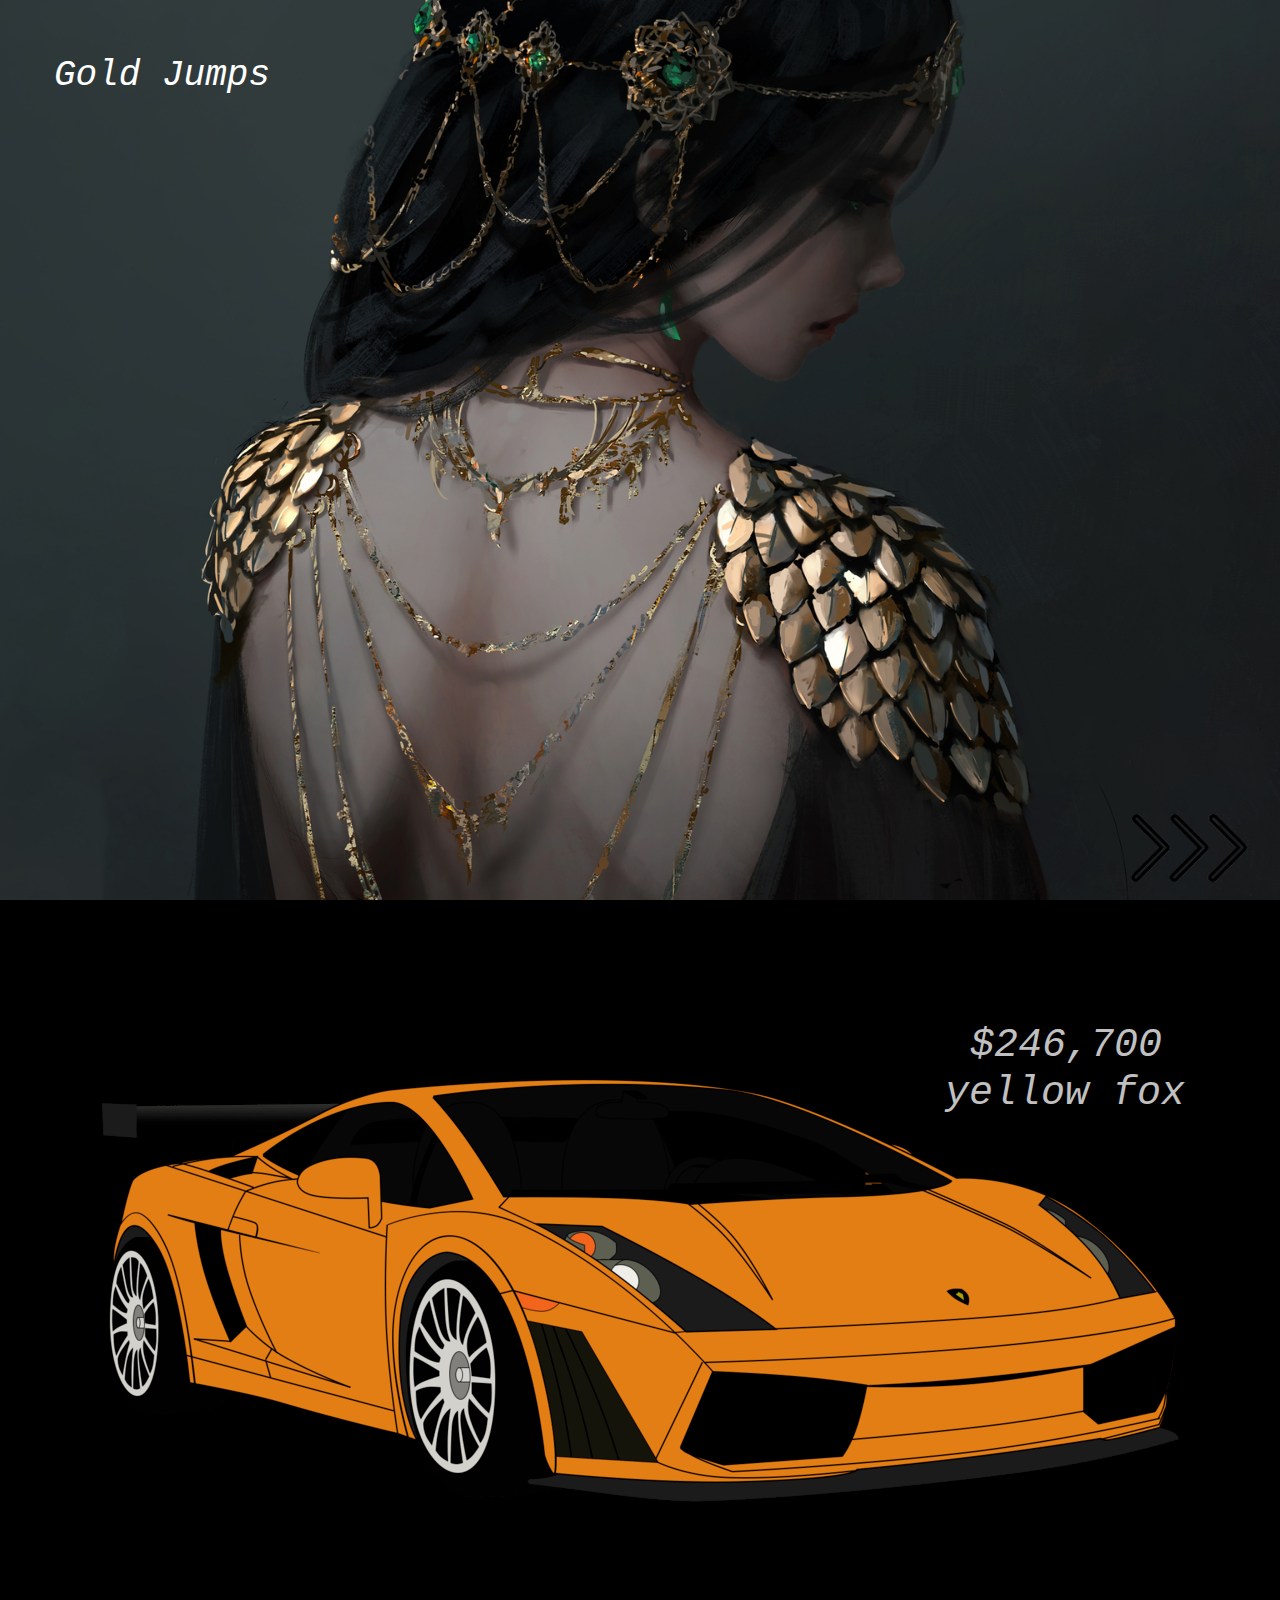
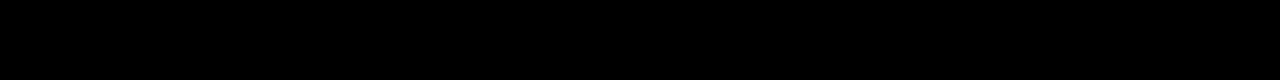
<file: index.html>
<!doctype html>
<html lang="en">
  <head>
    <!-- Required meta tags -->
    <meta charset="utf-8">
    <meta name="viewport" content="width=device-width, initial-scale=1, shrink-to-fit=no">

    <!-- Bootstrap CSS -->
    <link rel="stylesheet" href="https://cdn.jsdelivr.net/npm/bootstrap@4.3.1/dist/css/bootstrap.min.css" integrity="sha384-ggOyR0iXCbMQv3Xipma34MD+dH/1fQ784/j6cY/iJTQUOhcWr7x9JvoRxT2MZw1T" crossorigin="anonymous">
    <link rel="stylesheet" href="mystyle.css">
    <title>Hello, world!</title>
  </head>
  <body>
    <header>
        <!-- <img src="./img/joker.jpg" alt="joker leto"> -->


    </header>
   
    <section class="goldshop">
        <div class="bg_girl">
            <h4>Gold Jumps</h4>  
            <div class="fixed-content">
                <div class="panorama">
                    <div class='reflection-container'>
                        <a class='reflection-grid-cell reflection-grid-cell-1' href='#'></a>
                        <a class='reflection-grid-cell reflection-grid-cell-2' href='#'></a>
                        <a class='reflection-grid-cell reflection-grid-cell-3' href='#'></a>
                        <a class='reflection-grid-cell reflection-grid-cell-4' href='#'></a>
                        <a class='reflection-grid-cell reflection-grid-cell-5' href='#'></a>
                        <a class='reflection-grid-cell reflection-grid-cell-6' href='#'></a>
                        <a class='reflection-grid-cell reflection-grid-cell-7' href='#'></a>
                        <a class='reflection-grid-cell reflection-grid-cell-8' href='#'></a>
                        <a class='reflection-grid-cell reflection-grid-cell-9' href='#'></a>
                        <a class='reflection-grid-cell reflection-grid-cell-10' href='#'></a>
                        <a class='reflection-grid-cell reflection-grid-cell-11' href='#'></a>
                        <a class='reflection-grid-cell reflection-grid-cell-12' href='#'></a>
                        <a class='reflection-grid-cell reflection-grid-cell-13' href='#'></a>
                        <a class='reflection-grid-cell reflection-grid-cell-14' href='#'></a>
                        <a class='reflection-grid-cell reflection-grid-cell-15' href='#'></a>
                        <a class='reflection-grid-cell reflection-grid-cell-16' href='#'></a>
                        <a class='reflection-grid-cell reflection-grid-cell-17' href='#'></a>
                        <a class='reflection-grid-cell reflection-grid-cell-18' href='#'></a>
                        <a class='reflection-grid-cell reflection-grid-cell-19' href='#'></a>
                        <a class='reflection-grid-cell reflection-grid-cell-20' href='#'></a>
                        <a class='reflection-grid-cell reflection-grid-cell-21' href='#'></a>
                        <a class='reflection-grid-cell reflection-grid-cell-22' href='#'></a>
                        <a class='reflection-grid-cell reflection-grid-cell-23' href='#'></a>
                        <a class='reflection-grid-cell reflection-grid-cell-24' href='#'></a>
                        <a class='reflection-grid-cell reflection-grid-cell-25' href='#'></a>
                        <a class='reflection-grid-cell reflection-grid-cell-26' href='#'></a>
                        <a class='reflection-grid-cell reflection-grid-cell-27' href='#'></a>
                        <a class='reflection-grid-cell reflection-grid-cell-28' href='#'></a>
                        <a class='reflection-grid-cell reflection-grid-cell-29' href='#'></a>
                        <a class='reflection-grid-cell reflection-grid-cell-30' href='#'></a>
                        <a class='reflection-grid-cell reflection-grid-cell-31' href='#'></a>
                        <a class='reflection-grid-cell reflection-grid-cell-32' href='#'></a>
                        <a class='reflection-grid-cell reflection-grid-cell-33' href='#'></a>
                        <a class='reflection-grid-cell reflection-grid-cell-34' href='#'></a>
                        <a class='reflection-grid-cell reflection-grid-cell-35' href='#'></a>
                        <a class='reflection-grid-cell reflection-grid-cell-36' href='#'></a>
                        <a class='reflection-grid-cell reflection-grid-cell-37' href='#'></a>
                        <a class='reflection-grid-cell reflection-grid-cell-38' href='#'></a>
                        <a class='reflection-grid-cell reflection-grid-cell-39' href='#'></a>
                        <a class='reflection-grid-cell reflection-grid-cell-40' href='#'></a>
                        <a class='reflection-grid-cell reflection-grid-cell-41' href='#'></a>
                        <a class='reflection-grid-cell reflection-grid-cell-42' href='#'></a>
                        <a class='reflection-grid-cell reflection-grid-cell-43' href='#'></a>
                        <a class='reflection-grid-cell reflection-grid-cell-44' href='#'></a>
                        <a class='reflection-grid-cell reflection-grid-cell-45' href='#'></a>
                        <a class='reflection-grid-cell reflection-grid-cell-46' href='#'></a>
                        <a class='reflection-grid-cell reflection-grid-cell-47' href='#'></a>
                        <a class='reflection-grid-cell reflection-grid-cell-48' href='#'></a>
                        <a class='reflection-grid-cell reflection-grid-cell-49' href='#'></a>
                        <a class='reflection-grid-cell reflection-grid-cell-50' href='#'></a>
                        <a class='reflection-grid-cell reflection-grid-cell-51' href='#'></a>
                        <a class='reflection-grid-cell reflection-grid-cell-52' href='#'></a>
                        <a class='reflection-grid-cell reflection-grid-cell-53' href='#'></a>
                        <a class='reflection-grid-cell reflection-grid-cell-54' href='#'></a>
                        <a class='reflection-grid-cell reflection-grid-cell-55' href='#'></a>
                        <a class='reflection-grid-cell reflection-grid-cell-56' href='#'></a>
                        <a class='reflection-grid-cell reflection-grid-cell-57' href='#'></a>
                        <a class='reflection-grid-cell reflection-grid-cell-58' href='#'></a>
                        <a class='reflection-grid-cell reflection-grid-cell-59' href='#'></a>
                        <a class='reflection-grid-cell reflection-grid-cell-60' href='#'></a>
                        <a class='reflection-grid-cell reflection-grid-cell-61' href='#'></a>
                        <a class='reflection-grid-cell reflection-grid-cell-62' href='#'></a>
                        <a class='reflection-grid-cell reflection-grid-cell-63' href='#'></a>
                        <a class='reflection-grid-cell reflection-grid-cell-64' href='#'></a>
                        <a class='reflection-grid-cell reflection-grid-cell-65' href='#'></a>
                        <a class='reflection-grid-cell reflection-grid-cell-66' href='#'></a>
                        <a class='reflection-grid-cell reflection-grid-cell-67' href='#'></a>
                        <a class='reflection-grid-cell reflection-grid-cell-68' href='#'></a>
                        <a class='reflection-grid-cell reflection-grid-cell-69' href='#'></a>
                        <a class='reflection-grid-cell reflection-grid-cell-70' href='#'></a>
                        <a class='reflection-grid-cell reflection-grid-cell-71' href='#'></a>
                        <a class='reflection-grid-cell reflection-grid-cell-72' href='#'></a>
                        <a class='reflection-grid-cell reflection-grid-cell-73' href='#'></a>
                        <a class='reflection-grid-cell reflection-grid-cell-74' href='#'></a>
                        <a class='reflection-grid-cell reflection-grid-cell-75' href='#'></a>
                        <a class='reflection-grid-cell reflection-grid-cell-76' href='#'></a>
                        <a class='reflection-grid-cell reflection-grid-cell-77' href='#'></a>
                        <a class='reflection-grid-cell reflection-grid-cell-78' href='#'></a>
                        <a class='reflection-grid-cell reflection-grid-cell-79' href='#'></a>
                        <a class='reflection-grid-cell reflection-grid-cell-80' href='#'></a>
                        <a class='reflection-grid-cell reflection-grid-cell-81' href='#'></a>
                        <a class='reflection-grid-cell reflection-grid-cell-82' href='#'></a>
                        <a class='reflection-grid-cell reflection-grid-cell-83' href='#'></a>
                        <a class='reflection-grid-cell reflection-grid-cell-84' href='#'></a>
                        <a class='reflection-grid-cell reflection-grid-cell-85' href='#'></a>
                        <a class='reflection-grid-cell reflection-grid-cell-86' href='#'></a>
                        <a class='reflection-grid-cell reflection-grid-cell-87' href='#'></a>
                        <a class='reflection-grid-cell reflection-grid-cell-88' href='#'></a>
                        <a class='reflection-grid-cell reflection-grid-cell-89' href='#'></a>
                        <a class='reflection-grid-cell reflection-grid-cell-90' href='#'></a>
                        <a class='reflection-grid-cell reflection-grid-cell-91' href='#'></a>
                        <a class='reflection-grid-cell reflection-grid-cell-92' href='#'></a>
                        <a class='reflection-grid-cell reflection-grid-cell-93' href='#'></a>
                        <a class='reflection-grid-cell reflection-grid-cell-94' href='#'></a>
                        <a class='reflection-grid-cell reflection-grid-cell-95' href='#'></a>
                        <a class='reflection-grid-cell reflection-grid-cell-96' href='#'></a>
                        <a class='reflection-grid-cell reflection-grid-cell-97' href='#'></a>
                        <a class='reflection-grid-cell reflection-grid-cell-98' href='#'></a>
                        <a class='reflection-grid-cell reflection-grid-cell-99' href='#'></a>
                        <a class='reflection-grid-cell reflection-grid-cell-100' href='#'></a>
                        <div class='reflection-content'></div>
                        <h3><i>$10,000</i></h3>
        
                      </div>
                
                      <div class='reflection-container reflection_second'>
                        <a class='reflection-grid-cell reflection-grid-cell-1' href='#'></a>
                        <a class='reflection-grid-cell reflection-grid-cell-2' href='#'></a>
                        <a class='reflection-grid-cell reflection-grid-cell-3' href='#'></a>
                        <a class='reflection-grid-cell reflection-grid-cell-4' href='#'></a>
                        <a class='reflection-grid-cell reflection-grid-cell-5' href='#'></a>
                        <a class='reflection-grid-cell reflection-grid-cell-6' href='#'></a>
                        <a class='reflection-grid-cell reflection-grid-cell-7' href='#'></a>
                        <a class='reflection-grid-cell reflection-grid-cell-8' href='#'></a>
                        <a class='reflection-grid-cell reflection-grid-cell-9' href='#'></a>
                        <a class='reflection-grid-cell reflection-grid-cell-10' href='#'></a>
                        <a class='reflection-grid-cell reflection-grid-cell-11' href='#'></a>
                        <a class='reflection-grid-cell reflection-grid-cell-12' href='#'></a>
                        <a class='reflection-grid-cell reflection-grid-cell-13' href='#'></a>
                        <a class='reflection-grid-cell reflection-grid-cell-14' href='#'></a>
                        <a class='reflection-grid-cell reflection-grid-cell-15' href='#'></a>
                        <a class='reflection-grid-cell reflection-grid-cell-16' href='#'></a>
                        <a class='reflection-grid-cell reflection-grid-cell-17' href='#'></a>
                        <a class='reflection-grid-cell reflection-grid-cell-18' href='#'></a>
                        <a class='reflection-grid-cell reflection-grid-cell-19' href='#'></a>
                        <a class='reflection-grid-cell reflection-grid-cell-20' href='#'></a>
                        <a class='reflection-grid-cell reflection-grid-cell-21' href='#'></a>
                        <a class='reflection-grid-cell reflection-grid-cell-22' href='#'></a>
                        <a class='reflection-grid-cell reflection-grid-cell-23' href='#'></a>
                        <a class='reflection-grid-cell reflection-grid-cell-24' href='#'></a>
                        <a class='reflection-grid-cell reflection-grid-cell-25' href='#'></a>
                        <a class='reflection-grid-cell reflection-grid-cell-26' href='#'></a>
                        <a class='reflection-grid-cell reflection-grid-cell-27' href='#'></a>
                        <a class='reflection-grid-cell reflection-grid-cell-28' href='#'></a>
                        <a class='reflection-grid-cell reflection-grid-cell-29' href='#'></a>
                        <a class='reflection-grid-cell reflection-grid-cell-30' href='#'></a>
                        <a class='reflection-grid-cell reflection-grid-cell-31' href='#'></a>
                        <a class='reflection-grid-cell reflection-grid-cell-32' href='#'></a>
                        <a class='reflection-grid-cell reflection-grid-cell-33' href='#'></a>
                        <a class='reflection-grid-cell reflection-grid-cell-34' href='#'></a>
                        <a class='reflection-grid-cell reflection-grid-cell-35' href='#'></a>
                        <a class='reflection-grid-cell reflection-grid-cell-36' href='#'></a>
                        <a class='reflection-grid-cell reflection-grid-cell-37' href='#'></a>
                        <a class='reflection-grid-cell reflection-grid-cell-38' href='#'></a>
                        <a class='reflection-grid-cell reflection-grid-cell-39' href='#'></a>
                        <a class='reflection-grid-cell reflection-grid-cell-40' href='#'></a>
                        <a class='reflection-grid-cell reflection-grid-cell-41' href='#'></a>
                        <a class='reflection-grid-cell reflection-grid-cell-42' href='#'></a>
                        <a class='reflection-grid-cell reflection-grid-cell-43' href='#'></a>
                        <a class='reflection-grid-cell reflection-grid-cell-44' href='#'></a>
                        <a class='reflection-grid-cell reflection-grid-cell-45' href='#'></a>
                        <a class='reflection-grid-cell reflection-grid-cell-46' href='#'></a>
                        <a class='reflection-grid-cell reflection-grid-cell-47' href='#'></a>
                        <a class='reflection-grid-cell reflection-grid-cell-48' href='#'></a>
                        <a class='reflection-grid-cell reflection-grid-cell-49' href='#'></a>
                        <a class='reflection-grid-cell reflection-grid-cell-50' href='#'></a>
                        <a class='reflection-grid-cell reflection-grid-cell-51' href='#'></a>
                        <a class='reflection-grid-cell reflection-grid-cell-52' href='#'></a>
                        <a class='reflection-grid-cell reflection-grid-cell-53' href='#'></a>
                        <a class='reflection-grid-cell reflection-grid-cell-54' href='#'></a>
                        <a class='reflection-grid-cell reflection-grid-cell-55' href='#'></a>
                        <a class='reflection-grid-cell reflection-grid-cell-56' href='#'></a>
                        <a class='reflection-grid-cell reflection-grid-cell-57' href='#'></a>
                        <a class='reflection-grid-cell reflection-grid-cell-58' href='#'></a>
                        <a class='reflection-grid-cell reflection-grid-cell-59' href='#'></a>
                        <a class='reflection-grid-cell reflection-grid-cell-60' href='#'></a>
                        <a class='reflection-grid-cell reflection-grid-cell-61' href='#'></a>
                        <a class='reflection-grid-cell reflection-grid-cell-62' href='#'></a>
                        <a class='reflection-grid-cell reflection-grid-cell-63' href='#'></a>
                        <a class='reflection-grid-cell reflection-grid-cell-64' href='#'></a>
                        <a class='reflection-grid-cell reflection-grid-cell-65' href='#'></a>
                        <a class='reflection-grid-cell reflection-grid-cell-66' href='#'></a>
                        <a class='reflection-grid-cell reflection-grid-cell-67' href='#'></a>
                        <a class='reflection-grid-cell reflection-grid-cell-68' href='#'></a>
                        <a class='reflection-grid-cell reflection-grid-cell-69' href='#'></a>
                        <a class='reflection-grid-cell reflection-grid-cell-70' href='#'></a>
                        <a class='reflection-grid-cell reflection-grid-cell-71' href='#'></a>
                        <a class='reflection-grid-cell reflection-grid-cell-72' href='#'></a>
                        <a class='reflection-grid-cell reflection-grid-cell-73' href='#'></a>
                        <a class='reflection-grid-cell reflection-grid-cell-74' href='#'></a>
                        <a class='reflection-grid-cell reflection-grid-cell-75' href='#'></a>
                        <a class='reflection-grid-cell reflection-grid-cell-76' href='#'></a>
                        <a class='reflection-grid-cell reflection-grid-cell-77' href='#'></a>
                        <a class='reflection-grid-cell reflection-grid-cell-78' href='#'></a>
                        <a class='reflection-grid-cell reflection-grid-cell-79' href='#'></a>
                        <a class='reflection-grid-cell reflection-grid-cell-80' href='#'></a>
                        <a class='reflection-grid-cell reflection-grid-cell-81' href='#'></a>
                        <a class='reflection-grid-cell reflection-grid-cell-82' href='#'></a>
                        <a class='reflection-grid-cell reflection-grid-cell-83' href='#'></a>
                        <a class='reflection-grid-cell reflection-grid-cell-84' href='#'></a>
                        <a class='reflection-grid-cell reflection-grid-cell-85' href='#'></a>
                        <a class='reflection-grid-cell reflection-grid-cell-86' href='#'></a>
                        <a class='reflection-grid-cell reflection-grid-cell-87' href='#'></a>
                        <a class='reflection-grid-cell reflection-grid-cell-88' href='#'></a>
                        <a class='reflection-grid-cell reflection-grid-cell-89' href='#'></a>
                        <a class='reflection-grid-cell reflection-grid-cell-90' href='#'></a>
                        <a class='reflection-grid-cell reflection-grid-cell-91' href='#'></a>
                        <a class='reflection-grid-cell reflection-grid-cell-92' href='#'></a>
                        <a class='reflection-grid-cell reflection-grid-cell-93' href='#'></a>
                        <a class='reflection-grid-cell reflection-grid-cell-94' href='#'></a>
                        <a class='reflection-grid-cell reflection-grid-cell-95' href='#'></a>
                        <a class='reflection-grid-cell reflection-grid-cell-96' href='#'></a>
                        <a class='reflection-grid-cell reflection-grid-cell-97' href='#'></a>
                        <a class='reflection-grid-cell reflection-grid-cell-98' href='#'></a>
                        <a class='reflection-grid-cell reflection-grid-cell-99' href='#'></a>
                        <a class='reflection-grid-cell reflection-grid-cell-100' href='#'></a>
                        <div class='reflection-content'></div>
                        <h3><i>3,000GEL</i></h3>
        
                      </div>
                
                      <div class='reflection-container reflection_third'>
                        
                        <a class='reflection-grid-cell reflection-grid-cell-1' href='#'></a>
                        <a class='reflection-grid-cell reflection-grid-cell-2' href='#'></a>
                        <a class='reflection-grid-cell reflection-grid-cell-3' href='#'></a>
                        <a class='reflection-grid-cell reflection-grid-cell-4' href='#'></a>
                        <a class='reflection-grid-cell reflection-grid-cell-5' href='#'></a>
                        <a class='reflection-grid-cell reflection-grid-cell-6' href='#'></a>
                        <a class='reflection-grid-cell reflection-grid-cell-7' href='#'></a>
                        <a class='reflection-grid-cell reflection-grid-cell-8' href='#'></a>
                        <a class='reflection-grid-cell reflection-grid-cell-9' href='#'></a>
                        <a class='reflection-grid-cell reflection-grid-cell-10' href='#'></a>
                        <a class='reflection-grid-cell reflection-grid-cell-11' href='#'></a>
                        <a class='reflection-grid-cell reflection-grid-cell-12' href='#'></a>
                        <a class='reflection-grid-cell reflection-grid-cell-13' href='#'></a>
                        <a class='reflection-grid-cell reflection-grid-cell-14' href='#'></a>
                        <a class='reflection-grid-cell reflection-grid-cell-15' href='#'></a>
                        <a class='reflection-grid-cell reflection-grid-cell-16' href='#'></a>
                        <a class='reflection-grid-cell reflection-grid-cell-17' href='#'></a>
                        <a class='reflection-grid-cell reflection-grid-cell-18' href='#'></a>
                        <a class='reflection-grid-cell reflection-grid-cell-19' href='#'></a>
                        <a class='reflection-grid-cell reflection-grid-cell-20' href='#'></a>
                        <a class='reflection-grid-cell reflection-grid-cell-21' href='#'></a>
                        <a class='reflection-grid-cell reflection-grid-cell-22' href='#'></a>
                        <a class='reflection-grid-cell reflection-grid-cell-23' href='#'></a>
                        <a class='reflection-grid-cell reflection-grid-cell-24' href='#'></a>
                        <a class='reflection-grid-cell reflection-grid-cell-25' href='#'></a>
                        <a class='reflection-grid-cell reflection-grid-cell-26' href='#'></a>
                        <a class='reflection-grid-cell reflection-grid-cell-27' href='#'></a>
                        <a class='reflection-grid-cell reflection-grid-cell-28' href='#'></a>
                        <a class='reflection-grid-cell reflection-grid-cell-29' href='#'></a>
                        <a class='reflection-grid-cell reflection-grid-cell-30' href='#'></a>
                        <a class='reflection-grid-cell reflection-grid-cell-31' href='#'></a>
                        <a class='reflection-grid-cell reflection-grid-cell-32' href='#'></a>
                        <a class='reflection-grid-cell reflection-grid-cell-33' href='#'></a>
                        <a class='reflection-grid-cell reflection-grid-cell-34' href='#'></a>
                        <a class='reflection-grid-cell reflection-grid-cell-35' href='#'></a>
                        <a class='reflection-grid-cell reflection-grid-cell-36' href='#'></a>
                        <a class='reflection-grid-cell reflection-grid-cell-37' href='#'></a>
                        <a class='reflection-grid-cell reflection-grid-cell-38' href='#'></a>
                        <a class='reflection-grid-cell reflection-grid-cell-39' href='#'></a>
                        <a class='reflection-grid-cell reflection-grid-cell-40' href='#'></a>
                        <a class='reflection-grid-cell reflection-grid-cell-41' href='#'></a>
                        <a class='reflection-grid-cell reflection-grid-cell-42' href='#'></a>
                        <a class='reflection-grid-cell reflection-grid-cell-43' href='#'></a>
                        <a class='reflection-grid-cell reflection-grid-cell-44' href='#'></a>
                        <a class='reflection-grid-cell reflection-grid-cell-45' href='#'></a>
                        <a class='reflection-grid-cell reflection-grid-cell-46' href='#'></a>
                        <a class='reflection-grid-cell reflection-grid-cell-47' href='#'></a>
                        <a class='reflection-grid-cell reflection-grid-cell-48' href='#'></a>
                        <a class='reflection-grid-cell reflection-grid-cell-49' href='#'></a>
                        <a class='reflection-grid-cell reflection-grid-cell-50' href='#'></a>
                        <a class='reflection-grid-cell reflection-grid-cell-51' href='#'></a>
                        <a class='reflection-grid-cell reflection-grid-cell-52' href='#'></a>
                        <a class='reflection-grid-cell reflection-grid-cell-53' href='#'></a>
                        <a class='reflection-grid-cell reflection-grid-cell-54' href='#'></a>
                        <a class='reflection-grid-cell reflection-grid-cell-55' href='#'></a>
                        <a class='reflection-grid-cell reflection-grid-cell-56' href='#'></a>
                        <a class='reflection-grid-cell reflection-grid-cell-57' href='#'></a>
                        <a class='reflection-grid-cell reflection-grid-cell-58' href='#'></a>
                        <a class='reflection-grid-cell reflection-grid-cell-59' href='#'></a>
                        <a class='reflection-grid-cell reflection-grid-cell-60' href='#'></a>
                        <a class='reflection-grid-cell reflection-grid-cell-61' href='#'></a>
                        <a class='reflection-grid-cell reflection-grid-cell-62' href='#'></a>
                        <a class='reflection-grid-cell reflection-grid-cell-63' href='#'></a>
                        <a class='reflection-grid-cell reflection-grid-cell-64' href='#'></a>
                        <a class='reflection-grid-cell reflection-grid-cell-65' href='#'></a>
                        <a class='reflection-grid-cell reflection-grid-cell-66' href='#'></a>
                        <a class='reflection-grid-cell reflection-grid-cell-67' href='#'></a>
                        <a class='reflection-grid-cell reflection-grid-cell-68' href='#'></a>
                        <a class='reflection-grid-cell reflection-grid-cell-69' href='#'></a>
                        <a class='reflection-grid-cell reflection-grid-cell-70' href='#'></a>
                        <a class='reflection-grid-cell reflection-grid-cell-71' href='#'></a>
                        <a class='reflection-grid-cell reflection-grid-cell-72' href='#'></a>
                        <a class='reflection-grid-cell reflection-grid-cell-73' href='#'></a>
                        <a class='reflection-grid-cell reflection-grid-cell-74' href='#'></a>
                        <a class='reflection-grid-cell reflection-grid-cell-75' href='#'></a>
                        <a class='reflection-grid-cell reflection-grid-cell-76' href='#'></a>
                        <a class='reflection-grid-cell reflection-grid-cell-77' href='#'></a>
                        <a class='reflection-grid-cell reflection-grid-cell-78' href='#'></a>
                        <a class='reflection-grid-cell reflection-grid-cell-79' href='#'></a>
                        <a class='reflection-grid-cell reflection-grid-cell-80' href='#'></a>
                        <a class='reflection-grid-cell reflection-grid-cell-81' href='#'></a>
                        <a class='reflection-grid-cell reflection-grid-cell-82' href='#'></a>
                        <a class='reflection-grid-cell reflection-grid-cell-83' href='#'></a>
                        <a class='reflection-grid-cell reflection-grid-cell-84' href='#'></a>
                        <a class='reflection-grid-cell reflection-grid-cell-85' href='#'></a>
                        <a class='reflection-grid-cell reflection-grid-cell-86' href='#'></a>
                        <a class='reflection-grid-cell reflection-grid-cell-87' href='#'></a>
                        <a class='reflection-grid-cell reflection-grid-cell-88' href='#'></a>
                        <a class='reflection-grid-cell reflection-grid-cell-89' href='#'></a>
                        <a class='reflection-grid-cell reflection-grid-cell-90' href='#'></a>
                        <a class='reflection-grid-cell reflection-grid-cell-91' href='#'></a>
                        <a class='reflection-grid-cell reflection-grid-cell-92' href='#'></a>
                        <a class='reflection-grid-cell reflection-grid-cell-93' href='#'></a>
                        <a class='reflection-grid-cell reflection-grid-cell-94' href='#'></a>
                        <a class='reflection-grid-cell reflection-grid-cell-95' href='#'></a>
                        <a class='reflection-grid-cell reflection-grid-cell-96' href='#'></a>
                        <a class='reflection-grid-cell reflection-grid-cell-97' href='#'></a>
                        <a class='reflection-grid-cell reflection-grid-cell-98' href='#'></a>
                        <a class='reflection-grid-cell reflection-grid-cell-99' href='#'></a>
                        <a class='reflection-grid-cell reflection-grid-cell-100' href='#'></a>
                        <div class='reflection-content'></div>
                        <h3><i>2700GEL</i></h3>
        
                      </div>
                    </div>
               
        
            </div> 
            <button><img src="./img/chevron.png" alt="newmarket.ge"></button>
        </div>
    </section>
<div class="yellow_fox">
    <img src="./img/yellow_fox.png" alt="lamborgini yellow fox">
    <h1><i>$246,700</i><br/><p style="margin-left: -25px">yellow fox</p></h1>

    </div>
    <div class="fashion_week">
        <div class="magazine">
            <!-- <div id="container">
                <div id="monitor">
                  <div id="monitorscreen"></div>
                </div>
              </div> -->
        <!-- <h2>Fashion Week</h2> -->
        <!-- <img src="./img/fashion_week.jpg" alt="fashion_week"> -->
         </div>
         
    </div>
  
   
    <!-- Optional JavaScript -->
    <!-- jQuery first, then Popper.js, then Bootstrap JS -->
    <script src="https://code.jquery.com/jquery-3.3.1.slim.min.js" integrity="sha384-q8i/X+965DzO0rT7abK41JStQIAqVgRVzpbzo5smXKp4YfRvH+8abtTE1Pi6jizo" crossorigin="anonymous"></script>
    <script src="https://cdn.jsdelivr.net/npm/popper.js@1.14.7/dist/umd/popper.min.js" integrity="sha384-UO2eT0CpHqdSJQ6hJty5KVphtPhzWj9WO1clHTMGa3JDZwrnQq4sF86dIHNDz0W1" crossorigin="anonymous"></script>
    <script src="https://cdn.jsdelivr.net/npm/bootstrap@4.3.1/dist/js/bootstrap.min.js" integrity="sha384-JjSmVgyd0p3pXB1rRibZUAYoIIy6OrQ6VrjIEaFf/nJGzIxFDsf4x0xIM+B07jRM" crossorigin="anonymous"></script>
  </body>
</html>
</file>
<file: mystyle.css>
@font-face {
    font-family: floydian;
    src: url(./fonts/floyd.TTF);
  }



body{
    background: rgb(0, 0, 0);
    font-family: floydian !important;
    color: silver !important;
    overflow-x: hidden;
}

.yellow_fox{
    display: flex;
    flex-direction: column;
    align-items: center;
    margin: 177px auto;
    position: relative;
    width: 100%;
    font-family:'Courier New', Courier, monospace !important;

}

.yellow_fox h1{
   position: absolute;
   right: 95px;
   top: -55px;
   color: silver;
}

.hero{
    display: flex !important;
    justify-content: center;
    /* flex-wrap: wrap; */
    gap: 5px;
    align-items: center;
    width: 33%;
    margin-top: 120px;
    flex-direction: row !important;
    width: 100%;
}

.hero div{
    width: 13%;
    min-width: 320px;
}

.hero div img{
 width: 100%;
 /* border-radius: 12px; */
 border-radius: 3px;
}

h1, h2, h3, h4, h5, h6, p{
    font-style: italic !important;
}

.fashion_week{
    width: 100% !important;
    display: flex;
    justify-content: center;
    align-items: center;
    gap: 5px;
    flex-wrap: wrap;
}

.magazine{
    width: 77%;
    margin: auto;
}

.magazine img{
    width: 33%;
    border-radius: 4px;
    position: relative;
    min-height: 444px;
}



#container {
    max-width: 1024px;
    margin: auto;
    width: 55%;
  }
  
  #monitor {
      background: #000; 
      position: relative;
      border-top: 3px solid #888; 
      margin: 5%;
      padding: 2% 2% 4% 2%; 
      border-radius: 10px; 
      border-bottom-left-radius: 50% 2%; 
      border-bottom-right-radius: 50% 2%; 
      transition: margin-right 1s;
  }
  
  #monitor:after {
      content: '';
      display: block;
      position: absolute;
      bottom: 3%;
      left: 36%;
      height: .5%; 
      width: 28%;
      background: #ddd; 
      border-radius: 50%; 
      box-shadow: 0 0 3px 0 white; 
  }
  
  #monitorscreen {
      position: relative;
    background-color: #777;
      background-size: cover; 
      background-position: top center;
      height: 0; 
      padding-bottom: 56.25%; 
      position: relative;
      overflow: hidden;
  }
  
  
  @media all and (min-width: 960px) {
      #monitor {
          -webkit-animation: tvflicker .2s infinite alternate; 
          -moz-animation:    tvflicker .5s infinite alternate; 
          -o-animation:      tvflicker .5s infinite alternate; 
          animation:         tvflicker .5s infinite alternate; 
      }
  
      @-webkit-keyframes tvflicker {
        0%   { box-shadow: 0 0 100px 0 rgba(200,235,255,0.4); }
        100% { box-shadow: 0 0 95px 0 rgba(200,230,255,0.45); }
      }
      @-moz-keyframes tvflicker {
        0%   { box-shadow: 0 0 100px 0 rgba(225,235,255,0.4); }
        100% { box-shadow: 0 0 60px 0 rgba(200,220,255,0.6); }
      }
      @-o-keyframes tvflicker {
        0%   { box-shadow: 0 0 100px 0 rgba(225,235,255,0.4); }
        100% { box-shadow: 0 0 60px 0 rgba(200,220,255,0.6); }
      }
      @keyframes tvflicker {
        0%   { box-shadow: 0 0 100px 0 rgba(225,235,255,0.4); }
        100% { box-shadow: 0 0 60px 0 rgba(200,220,255,0.6); }
      }
  }



  .reflection-container {
    position: relative;
    /* display: inline-block; */
    /* vertical-align: middle; */
    transform-style: preserve-3d;
    perspective: 1000px;
    width: 17% !important;
    min-width: 227px;
    max-width: 227px;
   
    min-height: 177px;
    /* max-height: 240px; */
    height: auto;
  }
  .reflection-container:before {
    /* content: "Hover me ➜"; */
    color: #fff;
    position: absolute;
    left: -1rem;
    top: 50%;
    font-size: 6vh;
    transform: translateX(-100%) translateY(-50%);
  }
  .reflection-container .reflection-content {
    /* height: 80vh; */
    /* width: 80vh; */
    background:  url("./img/gold_braclet.jpg");
    background-size: cover;
    background-position: center;
    transform: rotateX(0) rotateY(0);
    pointer-events: none;
    transition: 100ms linear transform;
    overflow: hidden;
    height: 100%;
  }

.reflection_second .reflection-content{
    /* height: 80vh; */
    /* width: 80vh; */
    background:  url("./img/gold-earings.jpg");
    background-size: cover;
    background-position: center;
    transform: rotateX(0) rotateY(0);
    pointer-events: none;
    transition: 100ms linear transform;
    overflow: hidden;
}

.reflection_third .reflection-content{
    /* height: 80vh; */
    /* width: 80vh; */
    background:  url("./img/gold_braclet_second.jpg");
    background-size: cover;
    background-position: center;
    transform: rotateX(0) rotateY(0);
    pointer-events: none;
    transition: 100ms linear transform;
    overflow: hidden;
}
  
  .reflection-container .reflection-content:before {
    content: "";
    position: absolute;
    width: 200%;
    height: 200%;
    left: -50%;
    top: -50%;
    background: linear-gradient(rgba(255, 255, 255, 0.2), rgba(0, 0, 0, 0.2));
  }
  .reflection-container .reflection-grid-cell {
    position: absolute;
    z-index: 1;
    width: 10%;
    height: 10%;
  }
  .reflection-container .reflection-grid-cell-1 {
    top: 0%;
    left: 0%;
  }
  .reflection-container .reflection-grid-cell-1:hover ~ .reflection-content {
    transform: rotateX(20deg) rotateY(-20deg);
  }
  .reflection-container .reflection-grid-cell-1:hover ~ .reflection-content:before {
    transform: translateY(20%);
  }
  .reflection-container .reflection-grid-cell-2 {
    top: 0%;
    left: 10%;
  }
  .reflection-container .reflection-grid-cell-2:hover ~ .reflection-content {
    transform: rotateX(20deg) rotateY(-15deg);
  }
  .reflection-container .reflection-grid-cell-2:hover ~ .reflection-content:before {
    transform: translateY(20%);
  }
  .reflection-container .reflection-grid-cell-3 {
    top: 0%;
    left: 20%;
  }
  .reflection-container .reflection-grid-cell-3:hover ~ .reflection-content {
    transform: rotateX(20deg) rotateY(-10deg);
  }
  .reflection-container .reflection-grid-cell-3:hover ~ .reflection-content:before {
    transform: translateY(20%);
  }
  .reflection-container .reflection-grid-cell-4 {
    top: 0%;
    left: 30%;
  }
  .reflection-container .reflection-grid-cell-4:hover ~ .reflection-content {
    transform: rotateX(20deg) rotateY(-5deg);
  }
  .reflection-container .reflection-grid-cell-4:hover ~ .reflection-content:before {
    transform: translateY(20%);
  }
  .reflection-container .reflection-grid-cell-5 {
    top: 0%;
    left: 40%;
  }
  .reflection-container .reflection-grid-cell-5:hover ~ .reflection-content {
    transform: rotateX(20deg) rotateY(0deg);
  }
  .reflection-container .reflection-grid-cell-5:hover ~ .reflection-content:before {
    transform: translateY(20%);
  }
  .reflection-container .reflection-grid-cell-6 {
    top: 0%;
    left: 50%;
  }
  .reflection-container .reflection-grid-cell-6:hover ~ .reflection-content {
    transform: rotateX(20deg) rotateY(5deg);
  }
  .reflection-container .reflection-grid-cell-6:hover ~ .reflection-content:before {
    transform: translateY(20%);
  }
  .reflection-container .reflection-grid-cell-7 {
    top: 0%;
    left: 60%;
  }
  .reflection-container .reflection-grid-cell-7:hover ~ .reflection-content {
    transform: rotateX(20deg) rotateY(10deg);
  }
  .reflection-container .reflection-grid-cell-7:hover ~ .reflection-content:before {
    transform: translateY(20%);
  }
  .reflection-container .reflection-grid-cell-8 {
    top: 0%;
    left: 70%;
  }
  .reflection-container .reflection-grid-cell-8:hover ~ .reflection-content {
    transform: rotateX(20deg) rotateY(15deg);
  }
  .reflection-container .reflection-grid-cell-8:hover ~ .reflection-content:before {
    transform: translateY(20%);
  }
  .reflection-container .reflection-grid-cell-9 {
    top: 0%;
    left: 80%;
  }
  .reflection-container .reflection-grid-cell-9:hover ~ .reflection-content {
    transform: rotateX(20deg) rotateY(20deg);
  }
  .reflection-container .reflection-grid-cell-9:hover ~ .reflection-content:before {
    transform: translateY(20%);
  }
  .reflection-container .reflection-grid-cell-10 {
    top: 0%;
    left: 90%;
  }
  .reflection-container .reflection-grid-cell-10:hover ~ .reflection-content {
    transform: rotateX(20deg) rotateY(25deg);
  }
  .reflection-container .reflection-grid-cell-10:hover ~ .reflection-content:before {
    transform: translateY(20%);
  }
  .reflection-container .reflection-grid-cell-11 {
    top: 10%;
    left: 0%;
  }
  .reflection-container .reflection-grid-cell-11:hover ~ .reflection-content {
    transform: rotateX(15deg) rotateY(-20deg);
  }
  .reflection-container .reflection-grid-cell-11:hover ~ .reflection-content:before {
    transform: translateY(15%);
  }
  .reflection-container .reflection-grid-cell-12 {
    top: 10%;
    left: 10%;
  }
  .reflection-container .reflection-grid-cell-12:hover ~ .reflection-content {
    transform: rotateX(15deg) rotateY(-15deg);
  }
  .reflection-container .reflection-grid-cell-12:hover ~ .reflection-content:before {
    transform: translateY(15%);
  }
  .reflection-container .reflection-grid-cell-13 {
    top: 10%;
    left: 20%;
  }
  .reflection-container .reflection-grid-cell-13:hover ~ .reflection-content {
    transform: rotateX(15deg) rotateY(-10deg);
  }
  .reflection-container .reflection-grid-cell-13:hover ~ .reflection-content:before {
    transform: translateY(15%);
  }
  .reflection-container .reflection-grid-cell-14 {
    top: 10%;
    left: 30%;
  }
  .reflection-container .reflection-grid-cell-14:hover ~ .reflection-content {
    transform: rotateX(15deg) rotateY(-5deg);
  }
  .reflection-container .reflection-grid-cell-14:hover ~ .reflection-content:before {
    transform: translateY(15%);
  }
  .reflection-container .reflection-grid-cell-15 {
    top: 10%;
    left: 40%;
  }
  .reflection-container .reflection-grid-cell-15:hover ~ .reflection-content {
    transform: rotateX(15deg) rotateY(0deg);
  }
  .reflection-container .reflection-grid-cell-15:hover ~ .reflection-content:before {
    transform: translateY(15%);
  }
  .reflection-container .reflection-grid-cell-16 {
    top: 10%;
    left: 50%;
  }
  .reflection-container .reflection-grid-cell-16:hover ~ .reflection-content {
    transform: rotateX(15deg) rotateY(5deg);
  }
  .reflection-container .reflection-grid-cell-16:hover ~ .reflection-content:before {
    transform: translateY(15%);
  }
  .reflection-container .reflection-grid-cell-17 {
    top: 10%;
    left: 60%;
  }
  .reflection-container .reflection-grid-cell-17:hover ~ .reflection-content {
    transform: rotateX(15deg) rotateY(10deg);
  }
  .reflection-container .reflection-grid-cell-17:hover ~ .reflection-content:before {
    transform: translateY(15%);
  }
  .reflection-container .reflection-grid-cell-18 {
    top: 10%;
    left: 70%;
  }
  .reflection-container .reflection-grid-cell-18:hover ~ .reflection-content {
    transform: rotateX(15deg) rotateY(15deg);
  }
  .reflection-container .reflection-grid-cell-18:hover ~ .reflection-content:before {
    transform: translateY(15%);
  }
  .reflection-container .reflection-grid-cell-19 {
    top: 10%;
    left: 80%;
  }
  .reflection-container .reflection-grid-cell-19:hover ~ .reflection-content {
    transform: rotateX(15deg) rotateY(20deg);
  }
  .reflection-container .reflection-grid-cell-19:hover ~ .reflection-content:before {
    transform: translateY(15%);
  }
  .reflection-container .reflection-grid-cell-20 {
    top: 10%;
    left: 90%;
  }
  .reflection-container .reflection-grid-cell-20:hover ~ .reflection-content {
    transform: rotateX(15deg) rotateY(25deg);
  }
  .reflection-container .reflection-grid-cell-20:hover ~ .reflection-content:before {
    transform: translateY(15%);
  }
  .reflection-container .reflection-grid-cell-21 {
    top: 20%;
    left: 0%;
  }
  .reflection-container .reflection-grid-cell-21:hover ~ .reflection-content {
    transform: rotateX(10deg) rotateY(-20deg);
  }
  .reflection-container .reflection-grid-cell-21:hover ~ .reflection-content:before {
    transform: translateY(10%);
  }
  .reflection-container .reflection-grid-cell-22 {
    top: 20%;
    left: 10%;
  }
  .reflection-container .reflection-grid-cell-22:hover ~ .reflection-content {
    transform: rotateX(10deg) rotateY(-15deg);
  }
  .reflection-container .reflection-grid-cell-22:hover ~ .reflection-content:before {
    transform: translateY(10%);
  }
  .reflection-container .reflection-grid-cell-23 {
    top: 20%;
    left: 20%;
  }
  .reflection-container .reflection-grid-cell-23:hover ~ .reflection-content {
    transform: rotateX(10deg) rotateY(-10deg);
  }
  .reflection-container .reflection-grid-cell-23:hover ~ .reflection-content:before {
    transform: translateY(10%);
  }
  .reflection-container .reflection-grid-cell-24 {
    top: 20%;
    left: 30%;
  }
  .reflection-container .reflection-grid-cell-24:hover ~ .reflection-content {
    transform: rotateX(10deg) rotateY(-5deg);
  }
  .reflection-container .reflection-grid-cell-24:hover ~ .reflection-content:before {
    transform: translateY(10%);
  }
  .reflection-container .reflection-grid-cell-25 {
    top: 20%;
    left: 40%;
  }
  .reflection-container .reflection-grid-cell-25:hover ~ .reflection-content {
    transform: rotateX(10deg) rotateY(0deg);
  }
  .reflection-container .reflection-grid-cell-25:hover ~ .reflection-content:before {
    transform: translateY(10%);
  }
  .reflection-container .reflection-grid-cell-26 {
    top: 20%;
    left: 50%;
  }
  .reflection-container .reflection-grid-cell-26:hover ~ .reflection-content {
    transform: rotateX(10deg) rotateY(5deg);
  }
  .reflection-container .reflection-grid-cell-26:hover ~ .reflection-content:before {
    transform: translateY(10%);
  }
  .reflection-container .reflection-grid-cell-27 {
    top: 20%;
    left: 60%;
  }
  .reflection-container .reflection-grid-cell-27:hover ~ .reflection-content {
    transform: rotateX(10deg) rotateY(10deg);
  }
  .reflection-container .reflection-grid-cell-27:hover ~ .reflection-content:before {
    transform: translateY(10%);
  }
  .reflection-container .reflection-grid-cell-28 {
    top: 20%;
    left: 70%;
  }
  .reflection-container .reflection-grid-cell-28:hover ~ .reflection-content {
    transform: rotateX(10deg) rotateY(15deg);
  }
  .reflection-container .reflection-grid-cell-28:hover ~ .reflection-content:before {
    transform: translateY(10%);
  }
  .reflection-container .reflection-grid-cell-29 {
    top: 20%;
    left: 80%;
  }
  .reflection-container .reflection-grid-cell-29:hover ~ .reflection-content {
    transform: rotateX(10deg) rotateY(20deg);
  }
  .reflection-container .reflection-grid-cell-29:hover ~ .reflection-content:before {
    transform: translateY(10%);
  }
  .reflection-container .reflection-grid-cell-30 {
    top: 20%;
    left: 90%;
  }
  .reflection-container .reflection-grid-cell-30:hover ~ .reflection-content {
    transform: rotateX(10deg) rotateY(25deg);
  }
  .reflection-container .reflection-grid-cell-30:hover ~ .reflection-content:before {
    transform: translateY(10%);
  }
  .reflection-container .reflection-grid-cell-31 {
    top: 30%;
    left: 0%;
  }
  .reflection-container .reflection-grid-cell-31:hover ~ .reflection-content {
    transform: rotateX(5deg) rotateY(-20deg);
  }
  .reflection-container .reflection-grid-cell-31:hover ~ .reflection-content:before {
    transform: translateY(5%);
  }
  .reflection-container .reflection-grid-cell-32 {
    top: 30%;
    left: 10%;
  }
  .reflection-container .reflection-grid-cell-32:hover ~ .reflection-content {
    transform: rotateX(5deg) rotateY(-15deg);
  }
  .reflection-container .reflection-grid-cell-32:hover ~ .reflection-content:before {
    transform: translateY(5%);
  }
  .reflection-container .reflection-grid-cell-33 {
    top: 30%;
    left: 20%;
  }
  .reflection-container .reflection-grid-cell-33:hover ~ .reflection-content {
    transform: rotateX(5deg) rotateY(-10deg);
  }
  .reflection-container .reflection-grid-cell-33:hover ~ .reflection-content:before {
    transform: translateY(5%);
  }
  .reflection-container .reflection-grid-cell-34 {
    top: 30%;
    left: 30%;
  }
  .reflection-container .reflection-grid-cell-34:hover ~ .reflection-content {
    transform: rotateX(5deg) rotateY(-5deg);
  }
  .reflection-container .reflection-grid-cell-34:hover ~ .reflection-content:before {
    transform: translateY(5%);
  }
  .reflection-container .reflection-grid-cell-35 {
    top: 30%;
    left: 40%;
  }
  .reflection-container .reflection-grid-cell-35:hover ~ .reflection-content {
    transform: rotateX(5deg) rotateY(0deg);
  }
  .reflection-container .reflection-grid-cell-35:hover ~ .reflection-content:before {
    transform: translateY(5%);
  }
  .reflection-container .reflection-grid-cell-36 {
    top: 30%;
    left: 50%;
  }
  .reflection-container .reflection-grid-cell-36:hover ~ .reflection-content {
    transform: rotateX(5deg) rotateY(5deg);
  }
  .reflection-container .reflection-grid-cell-36:hover ~ .reflection-content:before {
    transform: translateY(5%);
  }
  .reflection-container .reflection-grid-cell-37 {
    top: 30%;
    left: 60%;
  }
  .reflection-container .reflection-grid-cell-37:hover ~ .reflection-content {
    transform: rotateX(5deg) rotateY(10deg);
  }
  .reflection-container .reflection-grid-cell-37:hover ~ .reflection-content:before {
    transform: translateY(5%);
  }
  .reflection-container .reflection-grid-cell-38 {
    top: 30%;
    left: 70%;
  }
  .reflection-container .reflection-grid-cell-38:hover ~ .reflection-content {
    transform: rotateX(5deg) rotateY(15deg);
  }
  .reflection-container .reflection-grid-cell-38:hover ~ .reflection-content:before {
    transform: translateY(5%);
  }
  .reflection-container .reflection-grid-cell-39 {
    top: 30%;
    left: 80%;
  }
  .reflection-container .reflection-grid-cell-39:hover ~ .reflection-content {
    transform: rotateX(5deg) rotateY(20deg);
  }
  .reflection-container .reflection-grid-cell-39:hover ~ .reflection-content:before {
    transform: translateY(5%);
  }
  .reflection-container .reflection-grid-cell-40 {
    top: 30%;
    left: 90%;
  }
  .reflection-container .reflection-grid-cell-40:hover ~ .reflection-content {
    transform: rotateX(5deg) rotateY(25deg);
  }
  .reflection-container .reflection-grid-cell-40:hover ~ .reflection-content:before {
    transform: translateY(5%);
  }
  .reflection-container .reflection-grid-cell-41 {
    top: 40%;
    left: 0%;
  }
  .reflection-container .reflection-grid-cell-41:hover ~ .reflection-content {
    transform: rotateX(0deg) rotateY(-20deg);
  }
  .reflection-container .reflection-grid-cell-41:hover ~ .reflection-content:before {
    transform: translateY(0%);
  }
  .reflection-container .reflection-grid-cell-42 {
    top: 40%;
    left: 10%;
  }
  .reflection-container .reflection-grid-cell-42:hover ~ .reflection-content {
    transform: rotateX(0deg) rotateY(-15deg);
  }
  .reflection-container .reflection-grid-cell-42:hover ~ .reflection-content:before {
    transform: translateY(0%);
  }
  .reflection-container .reflection-grid-cell-43 {
    top: 40%;
    left: 20%;
  }
  .reflection-container .reflection-grid-cell-43:hover ~ .reflection-content {
    transform: rotateX(0deg) rotateY(-10deg);
  }
  .reflection-container .reflection-grid-cell-43:hover ~ .reflection-content:before {
    transform: translateY(0%);
  }
  .reflection-container .reflection-grid-cell-44 {
    top: 40%;
    left: 30%;
  }
  .reflection-container .reflection-grid-cell-44:hover ~ .reflection-content {
    transform: rotateX(0deg) rotateY(-5deg);
  }
  .reflection-container .reflection-grid-cell-44:hover ~ .reflection-content:before {
    transform: translateY(0%);
  }
  .reflection-container .reflection-grid-cell-45 {
    top: 40%;
    left: 40%;
  }
  .reflection-container .reflection-grid-cell-45:hover ~ .reflection-content {
    transform: rotateX(0deg) rotateY(0deg);
  }
  .reflection-container .reflection-grid-cell-45:hover ~ .reflection-content:before {
    transform: translateY(0%);
  }
  .reflection-container .reflection-grid-cell-46 {
    top: 40%;
    left: 50%;
  }
  .reflection-container .reflection-grid-cell-46:hover ~ .reflection-content {
    transform: rotateX(0deg) rotateY(5deg);
  }
  .reflection-container .reflection-grid-cell-46:hover ~ .reflection-content:before {
    transform: translateY(0%);
  }
  .reflection-container .reflection-grid-cell-47 {
    top: 40%;
    left: 60%;
  }
  .reflection-container .reflection-grid-cell-47:hover ~ .reflection-content {
    transform: rotateX(0deg) rotateY(10deg);
  }
  .reflection-container .reflection-grid-cell-47:hover ~ .reflection-content:before {
    transform: translateY(0%);
  }
  .reflection-container .reflection-grid-cell-48 {
    top: 40%;
    left: 70%;
  }
  .reflection-container .reflection-grid-cell-48:hover ~ .reflection-content {
    transform: rotateX(0deg) rotateY(15deg);
  }
  .reflection-container .reflection-grid-cell-48:hover ~ .reflection-content:before {
    transform: translateY(0%);
  }
  .reflection-container .reflection-grid-cell-49 {
    top: 40%;
    left: 80%;
  }
  .reflection-container .reflection-grid-cell-49:hover ~ .reflection-content {
    transform: rotateX(0deg) rotateY(20deg);
  }
  .reflection-container .reflection-grid-cell-49:hover ~ .reflection-content:before {
    transform: translateY(0%);
  }
  .reflection-container .reflection-grid-cell-50 {
    top: 40%;
    left: 90%;
  }
  .reflection-container .reflection-grid-cell-50:hover ~ .reflection-content {
    transform: rotateX(0deg) rotateY(25deg);
  }
  .reflection-container .reflection-grid-cell-50:hover ~ .reflection-content:before {
    transform: translateY(0%);
  }
  .reflection-container .reflection-grid-cell-51 {
    top: 50%;
    left: 0%;
  }
  .reflection-container .reflection-grid-cell-51:hover ~ .reflection-content {
    transform: rotateX(-5deg) rotateY(-20deg);
  }
  .reflection-container .reflection-grid-cell-51:hover ~ .reflection-content:before {
    transform: translateY(-5%);
  }
  .reflection-container .reflection-grid-cell-52 {
    top: 50%;
    left: 10%;
  }
  .reflection-container .reflection-grid-cell-52:hover ~ .reflection-content {
    transform: rotateX(-5deg) rotateY(-15deg);
  }
  .reflection-container .reflection-grid-cell-52:hover ~ .reflection-content:before {
    transform: translateY(-5%);
  }
  .reflection-container .reflection-grid-cell-53 {
    top: 50%;
    left: 20%;
  }
  .reflection-container .reflection-grid-cell-53:hover ~ .reflection-content {
    transform: rotateX(-5deg) rotateY(-10deg);
  }
  .reflection-container .reflection-grid-cell-53:hover ~ .reflection-content:before {
    transform: translateY(-5%);
  }
  .reflection-container .reflection-grid-cell-54 {
    top: 50%;
    left: 30%;
  }
  .reflection-container .reflection-grid-cell-54:hover ~ .reflection-content {
    transform: rotateX(-5deg) rotateY(-5deg);
  }
  .reflection-container .reflection-grid-cell-54:hover ~ .reflection-content:before {
    transform: translateY(-5%);
  }
  .reflection-container .reflection-grid-cell-55 {
    top: 50%;
    left: 40%;
  }
  .reflection-container .reflection-grid-cell-55:hover ~ .reflection-content {
    transform: rotateX(-5deg) rotateY(0deg);
  }
  .reflection-container .reflection-grid-cell-55:hover ~ .reflection-content:before {
    transform: translateY(-5%);
  }
  .reflection-container .reflection-grid-cell-56 {
    top: 50%;
    left: 50%;
  }
  .reflection-container .reflection-grid-cell-56:hover ~ .reflection-content {
    transform: rotateX(-5deg) rotateY(5deg);
  }
  .reflection-container .reflection-grid-cell-56:hover ~ .reflection-content:before {
    transform: translateY(-5%);
  }
  .reflection-container .reflection-grid-cell-57 {
    top: 50%;
    left: 60%;
  }
  .reflection-container .reflection-grid-cell-57:hover ~ .reflection-content {
    transform: rotateX(-5deg) rotateY(10deg);
  }
  .reflection-container .reflection-grid-cell-57:hover ~ .reflection-content:before {
    transform: translateY(-5%);
  }
  .reflection-container .reflection-grid-cell-58 {
    top: 50%;
    left: 70%;
  }
  .reflection-container .reflection-grid-cell-58:hover ~ .reflection-content {
    transform: rotateX(-5deg) rotateY(15deg);
  }
  .reflection-container .reflection-grid-cell-58:hover ~ .reflection-content:before {
    transform: translateY(-5%);
  }
  .reflection-container .reflection-grid-cell-59 {
    top: 50%;
    left: 80%;
  }
  .reflection-container .reflection-grid-cell-59:hover ~ .reflection-content {
    transform: rotateX(-5deg) rotateY(20deg);
  }
  .reflection-container .reflection-grid-cell-59:hover ~ .reflection-content:before {
    transform: translateY(-5%);
  }
  .reflection-container .reflection-grid-cell-60 {
    top: 50%;
    left: 90%;
  }
  .reflection-container .reflection-grid-cell-60:hover ~ .reflection-content {
    transform: rotateX(-5deg) rotateY(25deg);
  }
  .reflection-container .reflection-grid-cell-60:hover ~ .reflection-content:before {
    transform: translateY(-5%);
  }
  .reflection-container .reflection-grid-cell-61 {
    top: 60%;
    left: 0%;
  }
  .reflection-container .reflection-grid-cell-61:hover ~ .reflection-content {
    transform: rotateX(-10deg) rotateY(-20deg);
  }
  .reflection-container .reflection-grid-cell-61:hover ~ .reflection-content:before {
    transform: translateY(-10%);
  }
  .reflection-container .reflection-grid-cell-62 {
    top: 60%;
    left: 10%;
  }
  .reflection-container .reflection-grid-cell-62:hover ~ .reflection-content {
    transform: rotateX(-10deg) rotateY(-15deg);
  }
  .reflection-container .reflection-grid-cell-62:hover ~ .reflection-content:before {
    transform: translateY(-10%);
  }
  .reflection-container .reflection-grid-cell-63 {
    top: 60%;
    left: 20%;
  }
  .reflection-container .reflection-grid-cell-63:hover ~ .reflection-content {
    transform: rotateX(-10deg) rotateY(-10deg);
  }
  .reflection-container .reflection-grid-cell-63:hover ~ .reflection-content:before {
    transform: translateY(-10%);
  }
  .reflection-container .reflection-grid-cell-64 {
    top: 60%;
    left: 30%;
  }
  .reflection-container .reflection-grid-cell-64:hover ~ .reflection-content {
    transform: rotateX(-10deg) rotateY(-5deg);
  }
  .reflection-container .reflection-grid-cell-64:hover ~ .reflection-content:before {
    transform: translateY(-10%);
  }
  .reflection-container .reflection-grid-cell-65 {
    top: 60%;
    left: 40%;
  }
  .reflection-container .reflection-grid-cell-65:hover ~ .reflection-content {
    transform: rotateX(-10deg) rotateY(0deg);
  }
  .reflection-container .reflection-grid-cell-65:hover ~ .reflection-content:before {
    transform: translateY(-10%);
  }
  .reflection-container .reflection-grid-cell-66 {
    top: 60%;
    left: 50%;
  }
  .reflection-container .reflection-grid-cell-66:hover ~ .reflection-content {
    transform: rotateX(-10deg) rotateY(5deg);
  }
  .reflection-container .reflection-grid-cell-66:hover ~ .reflection-content:before {
    transform: translateY(-10%);
  }
  .reflection-container .reflection-grid-cell-67 {
    top: 60%;
    left: 60%;
  }
  .reflection-container .reflection-grid-cell-67:hover ~ .reflection-content {
    transform: rotateX(-10deg) rotateY(10deg);
  }
  .reflection-container .reflection-grid-cell-67:hover ~ .reflection-content:before {
    transform: translateY(-10%);
  }
  .reflection-container .reflection-grid-cell-68 {
    top: 60%;
    left: 70%;
  }
  .reflection-container .reflection-grid-cell-68:hover ~ .reflection-content {
    transform: rotateX(-10deg) rotateY(15deg);
  }
  .reflection-container .reflection-grid-cell-68:hover ~ .reflection-content:before {
    transform: translateY(-10%);
  }
  .reflection-container .reflection-grid-cell-69 {
    top: 60%;
    left: 80%;
  }
  .reflection-container .reflection-grid-cell-69:hover ~ .reflection-content {
    transform: rotateX(-10deg) rotateY(20deg);
  }
  .reflection-container .reflection-grid-cell-69:hover ~ .reflection-content:before {
    transform: translateY(-10%);
  }
  .reflection-container .reflection-grid-cell-70 {
    top: 60%;
    left: 90%;
  }
  .reflection-container .reflection-grid-cell-70:hover ~ .reflection-content {
    transform: rotateX(-10deg) rotateY(25deg);
  }
  .reflection-container .reflection-grid-cell-70:hover ~ .reflection-content:before {
    transform: translateY(-10%);
  }
  .reflection-container .reflection-grid-cell-71 {
    top: 70%;
    left: 0%;
  }
  .reflection-container .reflection-grid-cell-71:hover ~ .reflection-content {
    transform: rotateX(-15deg) rotateY(-20deg);
  }
  .reflection-container .reflection-grid-cell-71:hover ~ .reflection-content:before {
    transform: translateY(-15%);
  }
  .reflection-container .reflection-grid-cell-72 {
    top: 70%;
    left: 10%;
  }
  .reflection-container .reflection-grid-cell-72:hover ~ .reflection-content {
    transform: rotateX(-15deg) rotateY(-15deg);
  }
  .reflection-container .reflection-grid-cell-72:hover ~ .reflection-content:before {
    transform: translateY(-15%);
  }
  .reflection-container .reflection-grid-cell-73 {
    top: 70%;
    left: 20%;
  }
  .reflection-container .reflection-grid-cell-73:hover ~ .reflection-content {
    transform: rotateX(-15deg) rotateY(-10deg);
  }
  .reflection-container .reflection-grid-cell-73:hover ~ .reflection-content:before {
    transform: translateY(-15%);
  }
  .reflection-container .reflection-grid-cell-74 {
    top: 70%;
    left: 30%;
  }
  .reflection-container .reflection-grid-cell-74:hover ~ .reflection-content {
    transform: rotateX(-15deg) rotateY(-5deg);
  }
  .reflection-container .reflection-grid-cell-74:hover ~ .reflection-content:before {
    transform: translateY(-15%);
  }
  .reflection-container .reflection-grid-cell-75 {
    top: 70%;
    left: 40%;
  }
  .reflection-container .reflection-grid-cell-75:hover ~ .reflection-content {
    transform: rotateX(-15deg) rotateY(0deg);
  }
  .reflection-container .reflection-grid-cell-75:hover ~ .reflection-content:before {
    transform: translateY(-15%);
  }
  .reflection-container .reflection-grid-cell-76 {
    top: 70%;
    left: 50%;
  }
  .reflection-container .reflection-grid-cell-76:hover ~ .reflection-content {
    transform: rotateX(-15deg) rotateY(5deg);
  }
  .reflection-container .reflection-grid-cell-76:hover ~ .reflection-content:before {
    transform: translateY(-15%);
  }
  .reflection-container .reflection-grid-cell-77 {
    top: 70%;
    left: 60%;
  }
  .reflection-container .reflection-grid-cell-77:hover ~ .reflection-content {
    transform: rotateX(-15deg) rotateY(10deg);
  }
  .reflection-container .reflection-grid-cell-77:hover ~ .reflection-content:before {
    transform: translateY(-15%);
  }
  .reflection-container .reflection-grid-cell-78 {
    top: 70%;
    left: 70%;
  }
  .reflection-container .reflection-grid-cell-78:hover ~ .reflection-content {
    transform: rotateX(-15deg) rotateY(15deg);
  }
  .reflection-container .reflection-grid-cell-78:hover ~ .reflection-content:before {
    transform: translateY(-15%);
  }
  .reflection-container .reflection-grid-cell-79 {
    top: 70%;
    left: 80%;
  }
  .reflection-container .reflection-grid-cell-79:hover ~ .reflection-content {
    transform: rotateX(-15deg) rotateY(20deg);
  }
  .reflection-container .reflection-grid-cell-79:hover ~ .reflection-content:before {
    transform: translateY(-15%);
  }
  .reflection-container .reflection-grid-cell-80 {
    top: 70%;
    left: 90%;
  }
  .reflection-container .reflection-grid-cell-80:hover ~ .reflection-content {
    transform: rotateX(-15deg) rotateY(25deg);
  }
  .reflection-container .reflection-grid-cell-80:hover ~ .reflection-content:before {
    transform: translateY(-15%);
  }
  .reflection-container .reflection-grid-cell-81 {
    top: 80%;
    left: 0%;
  }
  .reflection-container .reflection-grid-cell-81:hover ~ .reflection-content {
    transform: rotateX(-20deg) rotateY(-20deg);
  }
  .reflection-container .reflection-grid-cell-81:hover ~ .reflection-content:before {
    transform: translateY(-20%);
  }
  .reflection-container .reflection-grid-cell-82 {
    top: 80%;
    left: 10%;
  }
  .reflection-container .reflection-grid-cell-82:hover ~ .reflection-content {
    transform: rotateX(-20deg) rotateY(-15deg);
  }
  .reflection-container .reflection-grid-cell-82:hover ~ .reflection-content:before {
    transform: translateY(-20%);
  }
  .reflection-container .reflection-grid-cell-83 {
    top: 80%;
    left: 20%;
  }
  .reflection-container .reflection-grid-cell-83:hover ~ .reflection-content {
    transform: rotateX(-20deg) rotateY(-10deg);
  }
  .reflection-container .reflection-grid-cell-83:hover ~ .reflection-content:before {
    transform: translateY(-20%);
  }
  .reflection-container .reflection-grid-cell-84 {
    top: 80%;
    left: 30%;
  }
  .reflection-container .reflection-grid-cell-84:hover ~ .reflection-content {
    transform: rotateX(-20deg) rotateY(-5deg);
  }
  .reflection-container .reflection-grid-cell-84:hover ~ .reflection-content:before {
    transform: translateY(-20%);
  }
  .reflection-container .reflection-grid-cell-85 {
    top: 80%;
    left: 40%;
  }
  .reflection-container .reflection-grid-cell-85:hover ~ .reflection-content {
    transform: rotateX(-20deg) rotateY(0deg);
  }
  .reflection-container .reflection-grid-cell-85:hover ~ .reflection-content:before {
    transform: translateY(-20%);
  }
  .reflection-container .reflection-grid-cell-86 {
    top: 80%;
    left: 50%;
  }
  .reflection-container .reflection-grid-cell-86:hover ~ .reflection-content {
    transform: rotateX(-20deg) rotateY(5deg);
  }
  .reflection-container .reflection-grid-cell-86:hover ~ .reflection-content:before {
    transform: translateY(-20%);
  }
  .reflection-container .reflection-grid-cell-87 {
    top: 80%;
    left: 60%;
  }
  .reflection-container .reflection-grid-cell-87:hover ~ .reflection-content {
    transform: rotateX(-20deg) rotateY(10deg);
  }
  .reflection-container .reflection-grid-cell-87:hover ~ .reflection-content:before {
    transform: translateY(-20%);
  }
  .reflection-container .reflection-grid-cell-88 {
    top: 80%;
    left: 70%;
  }
  .reflection-container .reflection-grid-cell-88:hover ~ .reflection-content {
    transform: rotateX(-20deg) rotateY(15deg);
  }
  .reflection-container .reflection-grid-cell-88:hover ~ .reflection-content:before {
    transform: translateY(-20%);
  }
  .reflection-container .reflection-grid-cell-89 {
    top: 80%;
    left: 80%;
  }
  .reflection-container .reflection-grid-cell-89:hover ~ .reflection-content {
    transform: rotateX(-20deg) rotateY(20deg);
  }
  .reflection-container .reflection-grid-cell-89:hover ~ .reflection-content:before {
    transform: translateY(-20%);
  }
  .reflection-container .reflection-grid-cell-90 {
    top: 80%;
    left: 90%;
  }
  .reflection-container .reflection-grid-cell-90:hover ~ .reflection-content {
    transform: rotateX(-20deg) rotateY(25deg);
  }
  .reflection-container .reflection-grid-cell-90:hover ~ .reflection-content:before {
    transform: translateY(-20%);
  }
  .reflection-container .reflection-grid-cell-91 {
    top: 90%;
    left: 0%;
  }
  .reflection-container .reflection-grid-cell-91:hover ~ .reflection-content {
    transform: rotateX(-25deg) rotateY(-20deg);
  }
  .reflection-container .reflection-grid-cell-91:hover ~ .reflection-content:before {
    transform: translateY(-25%);
  }
  .reflection-container .reflection-grid-cell-92 {
    top: 90%;
    left: 10%;
  }
  .reflection-container .reflection-grid-cell-92:hover ~ .reflection-content {
    transform: rotateX(-25deg) rotateY(-15deg);
  }
  .reflection-container .reflection-grid-cell-92:hover ~ .reflection-content:before {
    transform: translateY(-25%);
  }
  .reflection-container .reflection-grid-cell-93 {
    top: 90%;
    left: 20%;
  }
  .reflection-container .reflection-grid-cell-93:hover ~ .reflection-content {
    transform: rotateX(-25deg) rotateY(-10deg);
  }
  .reflection-container .reflection-grid-cell-93:hover ~ .reflection-content:before {
    transform: translateY(-25%);
  }
  .reflection-container .reflection-grid-cell-94 {
    top: 90%;
    left: 30%;
  }
  .reflection-container .reflection-grid-cell-94:hover ~ .reflection-content {
    transform: rotateX(-25deg) rotateY(-5deg);
  }
  .reflection-container .reflection-grid-cell-94:hover ~ .reflection-content:before {
    transform: translateY(-25%);
  }
  .reflection-container .reflection-grid-cell-95 {
    top: 90%;
    left: 40%;
  }
  .reflection-container .reflection-grid-cell-95:hover ~ .reflection-content {
    transform: rotateX(-25deg) rotateY(0deg);
  }
  .reflection-container .reflection-grid-cell-95:hover ~ .reflection-content:before {
    transform: translateY(-25%);
  }
  .reflection-container .reflection-grid-cell-96 {
    top: 90%;
    left: 50%;
  }
  .reflection-container .reflection-grid-cell-96:hover ~ .reflection-content {
    transform: rotateX(-25deg) rotateY(5deg);
  }
  .reflection-container .reflection-grid-cell-96:hover ~ .reflection-content:before {
    transform: translateY(-25%);
  }
  .reflection-container .reflection-grid-cell-97 {
    top: 90%;
    left: 60%;
  }
  .reflection-container .reflection-grid-cell-97:hover ~ .reflection-content {
    transform: rotateX(-25deg) rotateY(10deg);
  }
  .reflection-container .reflection-grid-cell-97:hover ~ .reflection-content:before {
    transform: translateY(-25%);
  }
  .reflection-container .reflection-grid-cell-98 {
    top: 90%;
    left: 70%;
  }
  .reflection-container .reflection-grid-cell-98:hover ~ .reflection-content {
    transform: rotateX(-25deg) rotateY(15deg);
  }
  .reflection-container .reflection-grid-cell-98:hover ~ .reflection-content:before {
    transform: translateY(-25%);
  }
  .reflection-container .reflection-grid-cell-99 {
    top: 90%;
    left: 80%;
  }
  .reflection-container .reflection-grid-cell-99:hover ~ .reflection-content {
    transform: rotateX(-25deg) rotateY(20deg);
  }
  .reflection-container .reflection-grid-cell-99:hover ~ .reflection-content:before {
    transform: translateY(-25%);
  }
  .reflection-container .reflection-grid-cell-100 {
    top: 90%;
    left: 90%;
  }
  .reflection-container .reflection-grid-cell-100:hover ~ .reflection-content {
    transform: rotateX(-25deg) rotateY(25deg);
  }
  .reflection-container .reflection-grid-cell-100:hover ~ .reflection-content:before {
    transform: translateY(-25%);
  }

  .panorama{
    width: 100%;
    display: flex !important;
    justify-content: center;
    flex-wrap: wrap;
    gap: 105px;
    animation: mymove 3s infinite;
    position: absolute;
    right: -100vw;
    padding: 25px;
    overflow-x: hidden !important;
    overflow-y: hidden;
    height: auto;
  }
  

  @keyframes mymove {
    /* from {right: calc(10% - 100vw)}
    to {right: -35px;} */

    from {left: 100vw}
    to {left: 0%;}
  }


.fixed-content{
    width: 100%;
    display: flex;
    justify-content: space-between;
    align-items: center !important;
    position: absolute;
    bottom: 127px !important;
    height: auto;

}

.goldshop button{
    background: transparent;
    width: 10% !important;
    border: none !important;
    position: relative;
    z-index: 999;
    /* color: silver; */
}


.goldshop button img{
    width: 100%;
}

.goldshop h4{
    font-family: 'Courier New', Courier, monospace;
    font-size: 36px;
    color: white;
    /* padding-left: 55px; */
   position: absolute;
   top: 54px;
   left: 54px;
   z-index: 999;
}


.fixed-content img:first-child{
    margin-left: 25px;
    margin-top: -107px;
}

.goldshop button:last-child{
    position: absolute;
    bottom: 17px;
    right: 27px;
    cursor: pointer !important;
}


.bg_girl{
    width: 100%;
    height: 100vh !important;
     background:  url("./img/girl.png");
    background-size: cover;
    background-position: center;
    pointer-events: none;
    position: relative;
}
</file>
